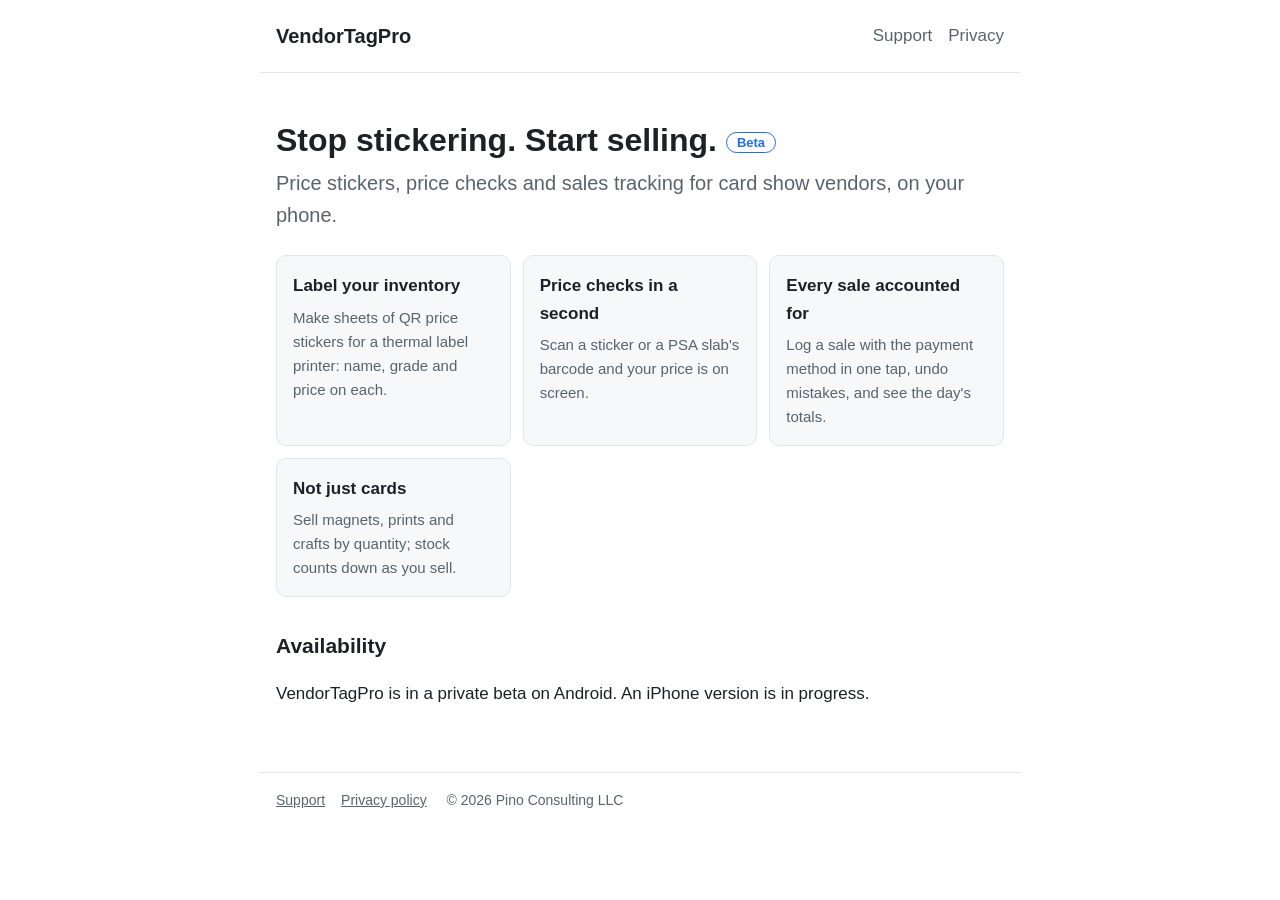
<file: index.html>
<!doctype html>
<html lang="en">
<head>
  <meta charset="utf-8">
  <meta name="viewport" content="width=device-width, initial-scale=1">
  <title>VendorTagPro</title>
  <meta name="description" content="Price stickers, price checks and sales tracking for card show vendors.">
  <link rel="stylesheet" href="style.css">
</head>
<body>
  <header>
    <a class="brand" href="/">VendorTagPro</a>
    <nav><a href="/support.html">Support</a><a href="/privacy.html">Privacy</a></nav>
  </header>
  <main>
    <h1>Stop stickering. Start selling. <span class="badge">Beta</span></h1>
    <p class="lede">Price stickers, price checks and sales tracking for card show vendors, on your phone.</p>

    <div class="cards">
      <div class="card"><h3>Label your inventory</h3><p>Make sheets of QR price stickers for a thermal label printer: name, grade and price on each.</p></div>
      <div class="card"><h3>Price checks in a second</h3><p>Scan a sticker or a PSA slab's barcode and your price is on screen.</p></div>
      <div class="card"><h3>Every sale accounted for</h3><p>Log a sale with the payment method in one tap, undo mistakes, and see the day's totals.</p></div>
      <div class="card"><h3>Not just cards</h3><p>Sell magnets, prints and crafts by quantity; stock counts down as you sell.</p></div>
    </div>

    <h2>Availability</h2>
    <p>VendorTagPro is in a private beta on Android. An iPhone version is in progress.</p>
  </main>
  <footer>
    <a href="/support.html">Support</a><a href="/privacy.html">Privacy policy</a>
    <span>© 2026 Pino Consulting LLC</span>
  </footer>
</body>
</html>
</file>
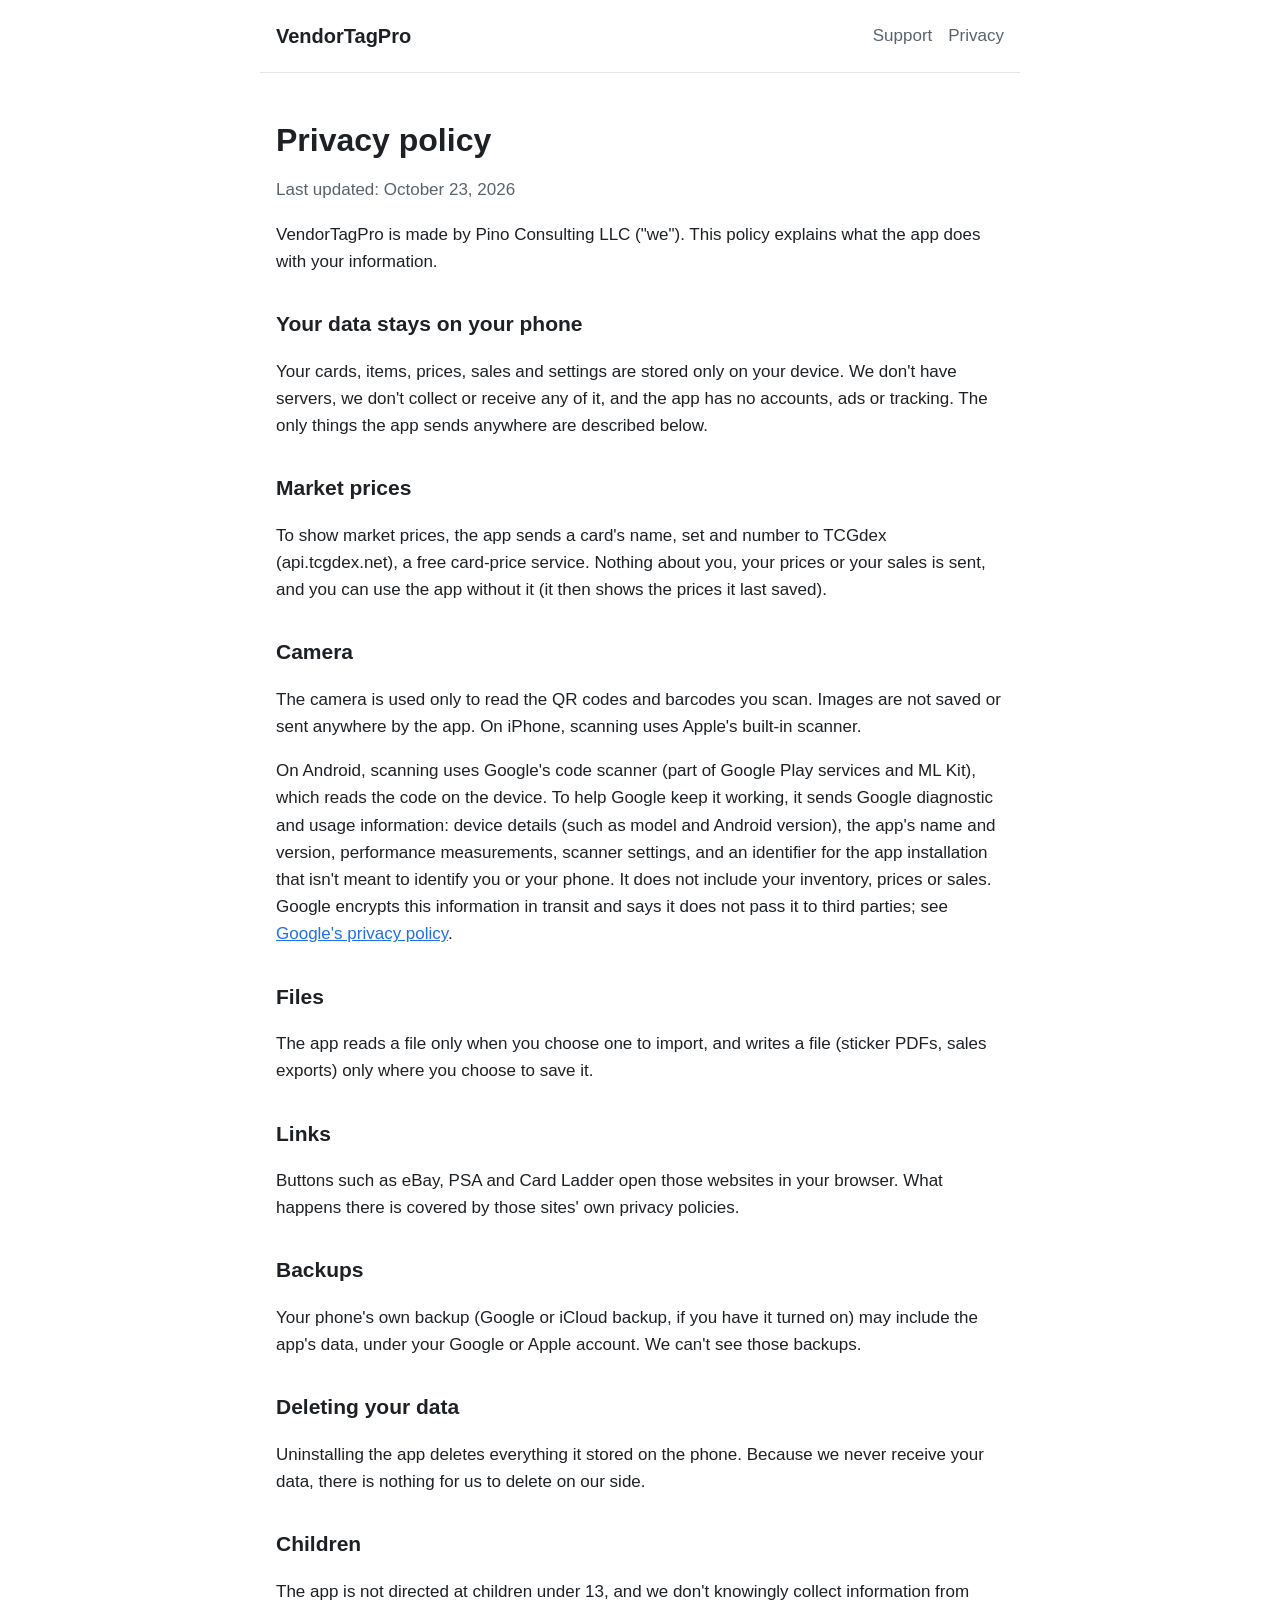
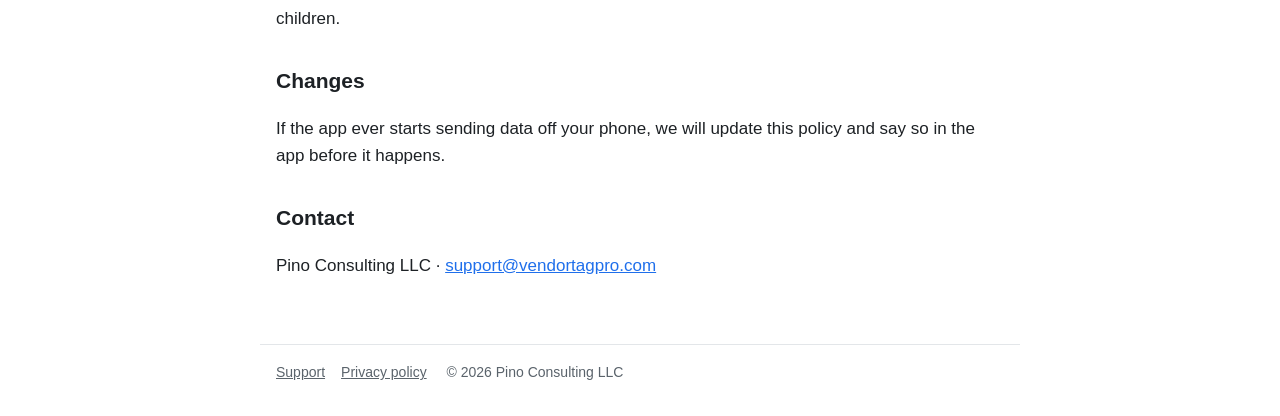
<file: privacy.html>
<!doctype html>
<html lang="en">
<head>
  <meta charset="utf-8">
  <meta name="viewport" content="width=device-width, initial-scale=1">
  <title>VendorTagPro Privacy Policy</title>
  <meta name="description" content="How the VendorTagPro app handles your information.">
  <link rel="stylesheet" href="style.css">
</head>
<body>
  <header>
    <a class="brand" href="/">VendorTagPro</a>
    <nav><a href="/support.html">Support</a><a href="/privacy.html">Privacy</a></nav>
  </header>
  <main>
    <h1>Privacy policy</h1>
    <p class="muted">Last updated: October 23, 2026</p>

    <p>VendorTagPro is made by Pino Consulting LLC ("we"). This policy explains what the app does with your
    information.</p>

    <h2>Your data stays on your phone</h2>
    <p>Your cards, items, prices, sales and settings are stored only on your device. We don't have servers, we
    don't collect or receive any of it, and the app has no accounts, ads or tracking. The only things the app
    sends anywhere are described below.</p>

    <h2>Market prices</h2>
    <p>To show market prices, the app sends a card's name, set and number to TCGdex (api.tcgdex.net), a free
    card-price service. Nothing about you, your prices or your sales is sent, and you can use the app without it
    (it then shows the prices it last saved).</p>

    <h2>Camera</h2>
    <p>The camera is used only to read the QR codes and barcodes you scan. Images are not saved or sent anywhere
    by the app. On iPhone, scanning uses Apple's built-in scanner.</p>
    <p>On Android, scanning uses Google's code scanner (part of Google Play services and ML Kit), which reads the
    code on the device. To help Google keep it working, it sends Google diagnostic and usage information: device
    details (such as model and Android version), the app's name and version, performance measurements, scanner
    settings, and an identifier for the app installation that isn't meant to identify you or your phone. It does
    not include your inventory, prices or sales. Google encrypts this information in transit and says it does not
    pass it to third parties; see <a href="https://policies.google.com/privacy">Google's privacy policy</a>.</p>

    <h2>Files</h2>
    <p>The app reads a file only when you choose one to import, and writes a file (sticker PDFs, sales exports)
    only where you choose to save it.</p>

    <h2>Links</h2>
    <p>Buttons such as eBay, PSA and Card Ladder open those websites in your browser. What happens there is covered
    by those sites' own privacy policies.</p>

    <h2>Backups</h2>
    <p>Your phone's own backup (Google or iCloud backup, if you have it turned on) may include the app's data,
    under your Google or Apple account. We can't see those backups.</p>

    <h2>Deleting your data</h2>
    <p>Uninstalling the app deletes everything it stored on the phone. Because we never receive your data, there
    is nothing for us to delete on our side.</p>

    <h2>Children</h2>
    <p>The app is not directed at children under 13, and we don't knowingly collect information from
    children.</p>

    <h2>Changes</h2>
    <p>If the app ever starts sending data off your phone, we will update this policy and say so in the app before
    it happens.</p>

    <h2>Contact</h2>
    <p>Pino Consulting LLC · <a href="mailto:support@vendortagpro.com">support@vendortagpro.com</a></p>
  </main>
  <footer>
    <a href="/support.html">Support</a><a href="/privacy.html">Privacy policy</a>
    <span>© 2026 Pino Consulting LLC</span>
  </footer>
</body>
</html>
</file>
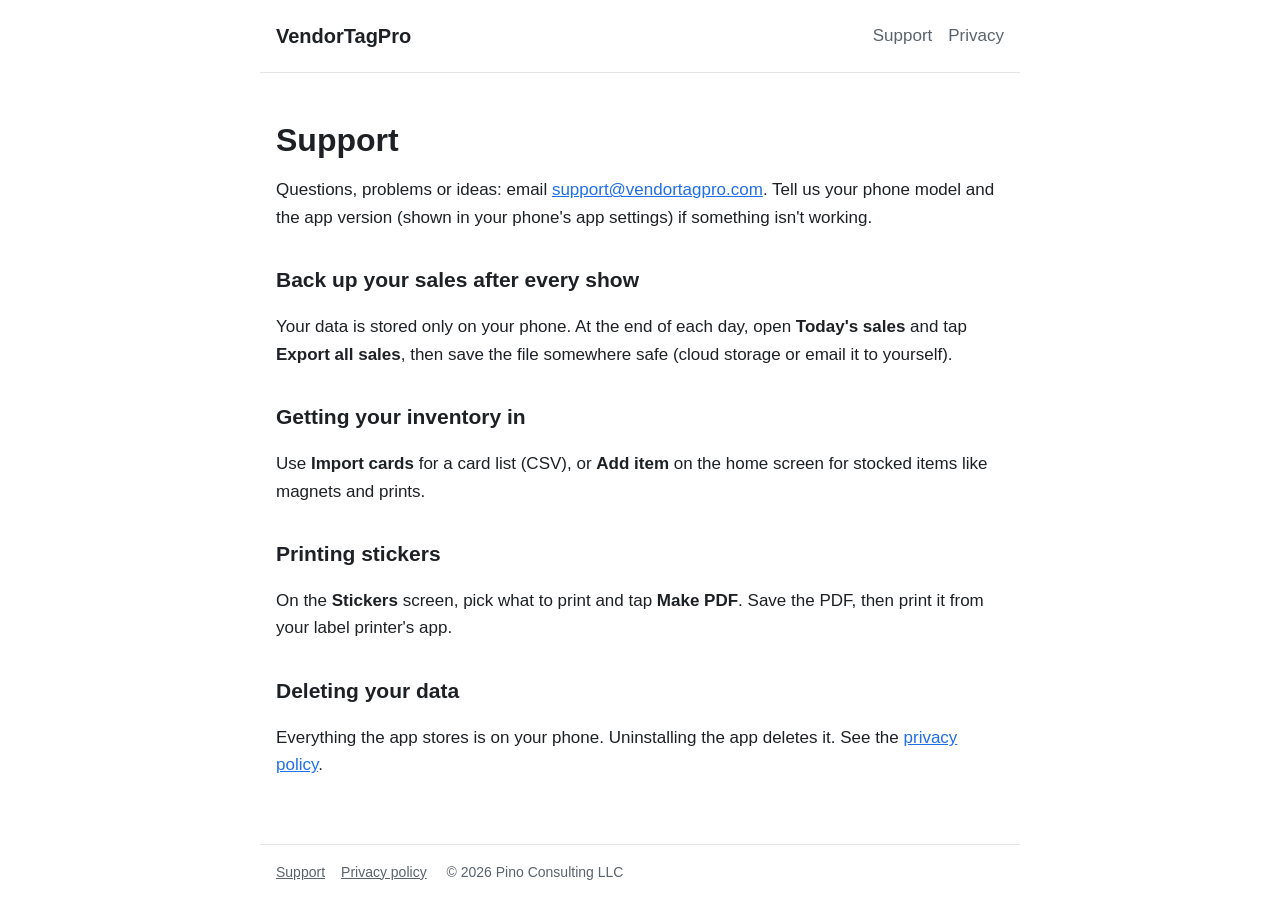
<file: support.html>
<!doctype html>
<html lang="en">
<head>
  <meta charset="utf-8">
  <meta name="viewport" content="width=device-width, initial-scale=1">
  <title>VendorTagPro Support</title>
  <meta name="description" content="Help with the VendorTagPro app.">
  <link rel="stylesheet" href="style.css">
</head>
<body>
  <header>
    <a class="brand" href="/">VendorTagPro</a>
    <nav><a href="/support.html">Support</a><a href="/privacy.html">Privacy</a></nav>
  </header>
  <main>
    <h1>Support</h1>
    <p>Questions, problems or ideas: email <a href="mailto:support@vendortagpro.com">support@vendortagpro.com</a>.
    Tell us your phone model and the app version (shown in your phone's app settings) if something isn't working.</p>

    <h2>Back up your sales after every show</h2>
    <p>Your data is stored only on your phone. At the end of each day, open <strong>Today's sales</strong> and tap
    <strong>Export all sales</strong>, then save the file somewhere safe (cloud storage or email it to yourself).</p>

    <h2>Getting your inventory in</h2>
    <p>Use <strong>Import cards</strong> for a card list (CSV), or <strong>Add item</strong> on the home screen for
    stocked items like magnets and prints.</p>

    <h2>Printing stickers</h2>
    <p>On the <strong>Stickers</strong> screen, pick what to print and tap <strong>Make PDF</strong>. Save the PDF,
    then print it from your label printer's app.</p>

    <h2>Deleting your data</h2>
    <p>Everything the app stores is on your phone. Uninstalling the app deletes it. See the
    <a href="/privacy.html">privacy policy</a>.</p>
  </main>
  <footer>
    <a href="/support.html">Support</a><a href="/privacy.html">Privacy policy</a>
    <span>© 2026 Pino Consulting LLC</span>
  </footer>
</body>
</html>
</file>
<file: style.css>
:root {
  --bg: #ffffff;
  --text: #1d2125;
  --muted: #5a636b;
  --accent: #1f6feb;
  --border: #e3e6e9;
  --card: #f6f8fa;
}
@media (prefers-color-scheme: dark) {
  :root {
    --bg: #121417;
    --text: #e6e8ea;
    --muted: #9aa3ab;
    --accent: #6ea8fe;
    --border: #2a2f35;
    --card: #1a1d21;
  }
}
* { box-sizing: border-box; }
body {
  margin: 0;
  background: var(--bg);
  color: var(--text);
  font: 17px/1.6 -apple-system, BlinkMacSystemFont, "Segoe UI", Roboto, Helvetica, Arial, sans-serif;
}
header, main, footer { max-width: 760px; margin: 0 auto; padding: 0 16px; }
header { display: flex; align-items: center; justify-content: space-between; gap: 12px; padding-top: 20px; padding-bottom: 20px; border-bottom: 1px solid var(--border); flex-wrap: wrap; }
header a.brand { font-weight: 700; font-size: 20px; color: var(--text); text-decoration: none; }
nav a { margin-left: 16px; color: var(--muted); text-decoration: none; }
nav a:first-child { margin-left: 0; }
nav a:hover { color: var(--accent); }
main { padding-top: 24px; padding-bottom: 48px; }
h1 { font-size: 32px; line-height: 1.2; margin: 24px 0 8px; }
h2 { font-size: 21px; margin: 32px 0 8px; }
p, li { color: var(--text); }
.lede { font-size: 20px; color: var(--muted); margin-top: 0; }
.muted { color: var(--muted); }
a { color: var(--accent); }
.badge { display: inline-block; font-size: 13px; font-weight: 600; padding: 2px 10px; border-radius: 999px; border: 1px solid var(--accent); color: var(--accent); vertical-align: middle; }
.cards { display: grid; grid-template-columns: repeat(auto-fit, minmax(220px, 1fr)); gap: 12px; margin-top: 24px; }
.card { background: var(--card); border: 1px solid var(--border); border-radius: 10px; padding: 16px; }
.card h3 { margin: 0 0 6px; font-size: 17px; }
.card p { margin: 0; color: var(--muted); font-size: 15px; }
footer { padding-top: 16px; padding-bottom: 32px; border-top: 1px solid var(--border); color: var(--muted); font-size: 14px; }
footer a { color: var(--muted); margin-right: 16px; }
</file>
